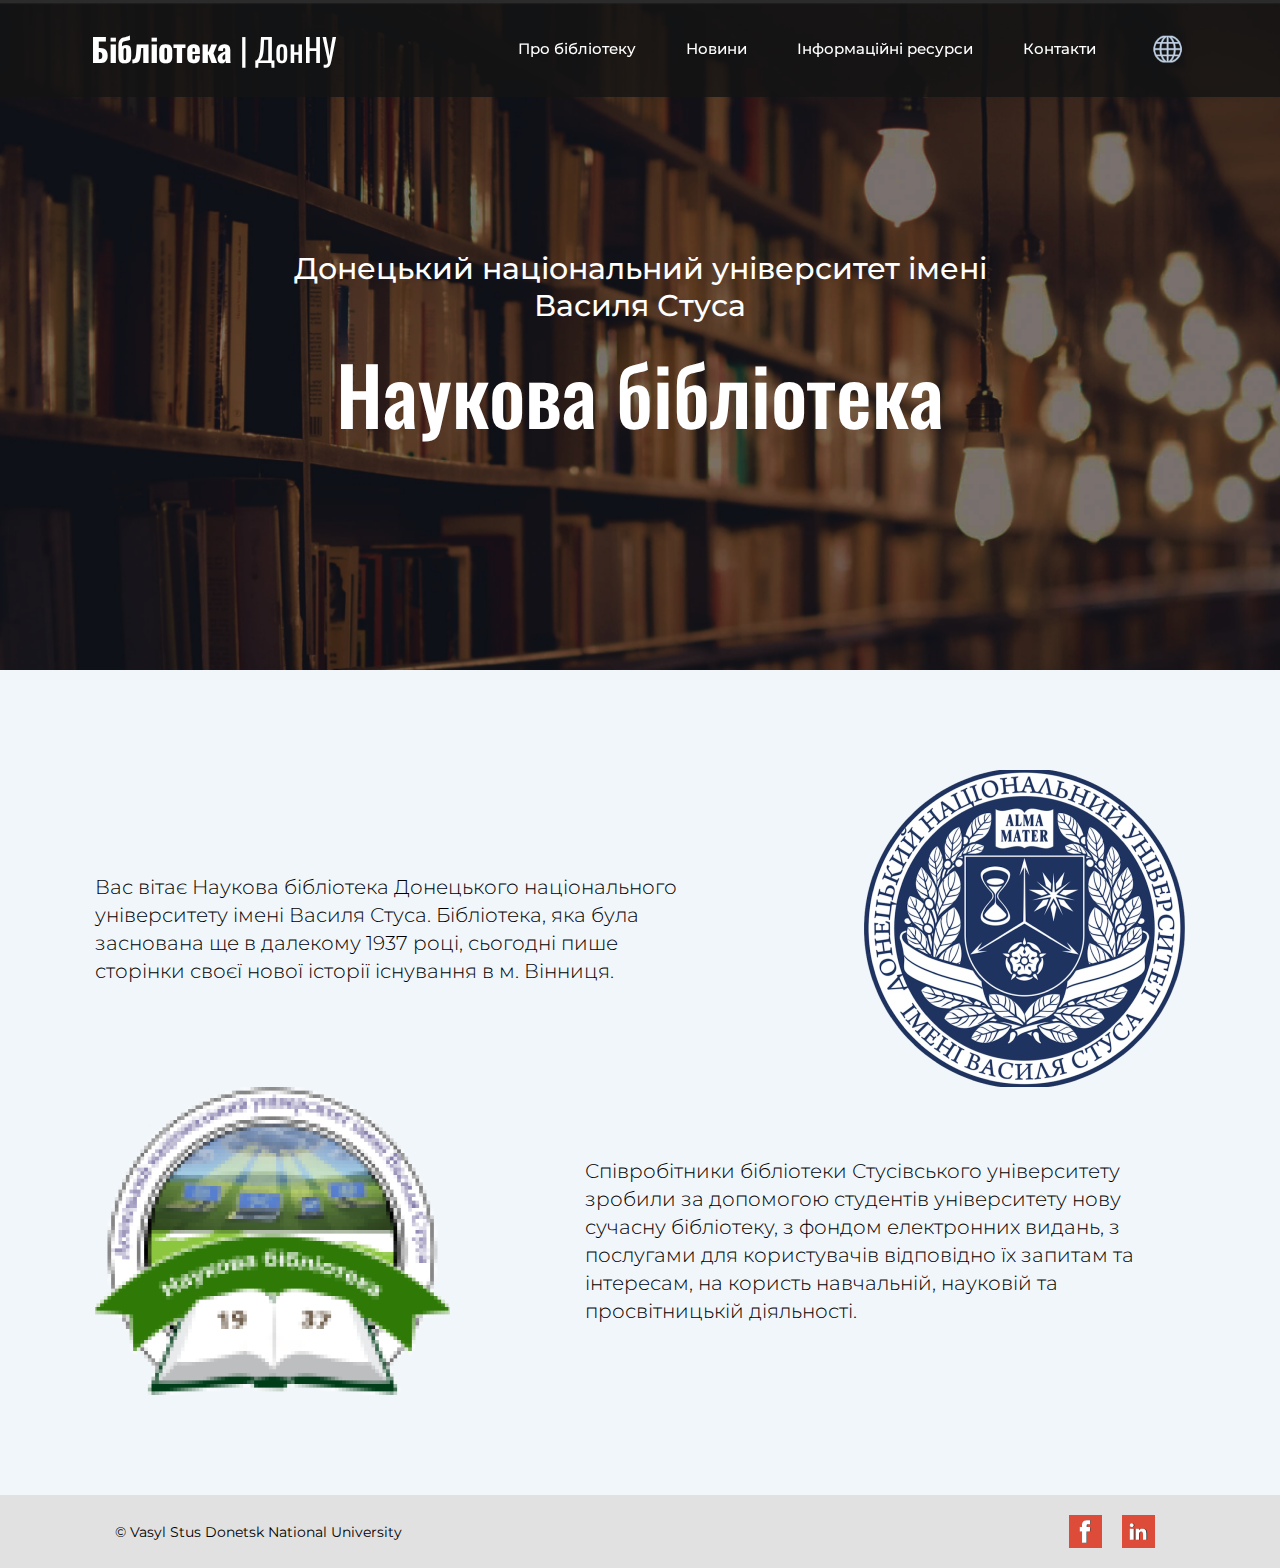
<file: index.html>
<!DOCTYPE html>
<html lang="en">
<head>
    <meta charset="UTF-8">
    <title>Title</title>
    <link rel="stylesheet" href="source/scss/style.css">
    <link rel="stylesheet" href="source/scss/owl.carousel.min.css">
    <link rel="stylesheet" href="source/scss/owl.theme.default.min.css">
    <link href="//db.onlinewebfonts.com/c/2596224269750e00c3ad5356299a3b9f?family=Ogg" rel="stylesheet" type="text/css"/>
    <meta name="viewport" content="width=device-width, initial-scale=1.0">
</head>
<body>
<header>
    <div class="header">
        <div class="header__bg">
            <div class="container">
            <div class="header__bg-line">
                    <a href="index.html"><div class="header__logo"> <h2><span>Бібліотека </span> | ДонНУ</h2></div></a>
                            <div class="header__burger">
                                <span> </span>
                            </div>
                     <nav class="header__menu">
                        <ul class="header__list">
                           <li><a href="about-library.html">Про бібліотеку</a></li>
                            <li><a href="news-library.html">Новини</a></li>
                            <li><a href="resource.html">Інформаційні ресурси</a></li>
                            <li><a href="contact-library.html">Контакти</a></li>
                            <li><a href="/"><img src="img/earth.png" alt=""></a></li>
                        </ul>
                    </nav>
                </div>
            </div>

            <div class="header__title">
                <h2 class="header__subtitle">Донецький національний університет імені Василя Стуса </h2>
                <h1 class="header__title"> Наукова бібліотека</h1>
            </div>
        </div>
    </div>
</header>

<main>
    <div class="main">
        <div class="container">
            <div class="main__body">
                <div class="main__hello">
                    <p class="main__text">Вас вітає Наукова бібліотека Донецького національного університету імені
                        Василя Стуса. Бібліотека, яка була заснована ще в далекому 1937 році, сьогодні пише сторінки
                        своєї нової історії існування в м. Вінниця. </p>
                    <img class="image-block" src="img/logo__univer.png" alt="">
                </div>

                <div class="main__about">
                    <img class="image-block" src="img/logo__library.png" alt="">
                    <p class="main__text">Співробітники бібліотеки Стусівського університету зробили за допомогою
                        студентів університету нову сучасну бібліотеку, з фондом електронних видань, з послугами для
                        користувачів відповідно їх запитам та інтересам, на користь навчальній, науковій та
                        просвітницькій діяльності.</p>
                </div>


            </div>
        </div>
    </div>
</main>


<footer>
    <div class="footer">
        <div class="container">
            <div class="footer__body">
                <p class="footer__copyright"> ©  Vasyl Stus Donetsk National University </p>
                
                <ul class="footer__soc">
                    <li><a href="/"> <img src="img/facebook.svg" alt="" width="33px" height="33px"></a></li>
                    <li><a href="/"> <img src="img/inst.svg " alt=""  width="33px" height="33px"></a></li>
                </ul>
                
            </div>
        </div>
    </div>
</footer>


<script src="source/js/jquery.js"></script>
<script src="source/js/owl.carousel.min.js">  </script>
<script src="source/js/script.js" ></script>

</body>
</html>
</file>
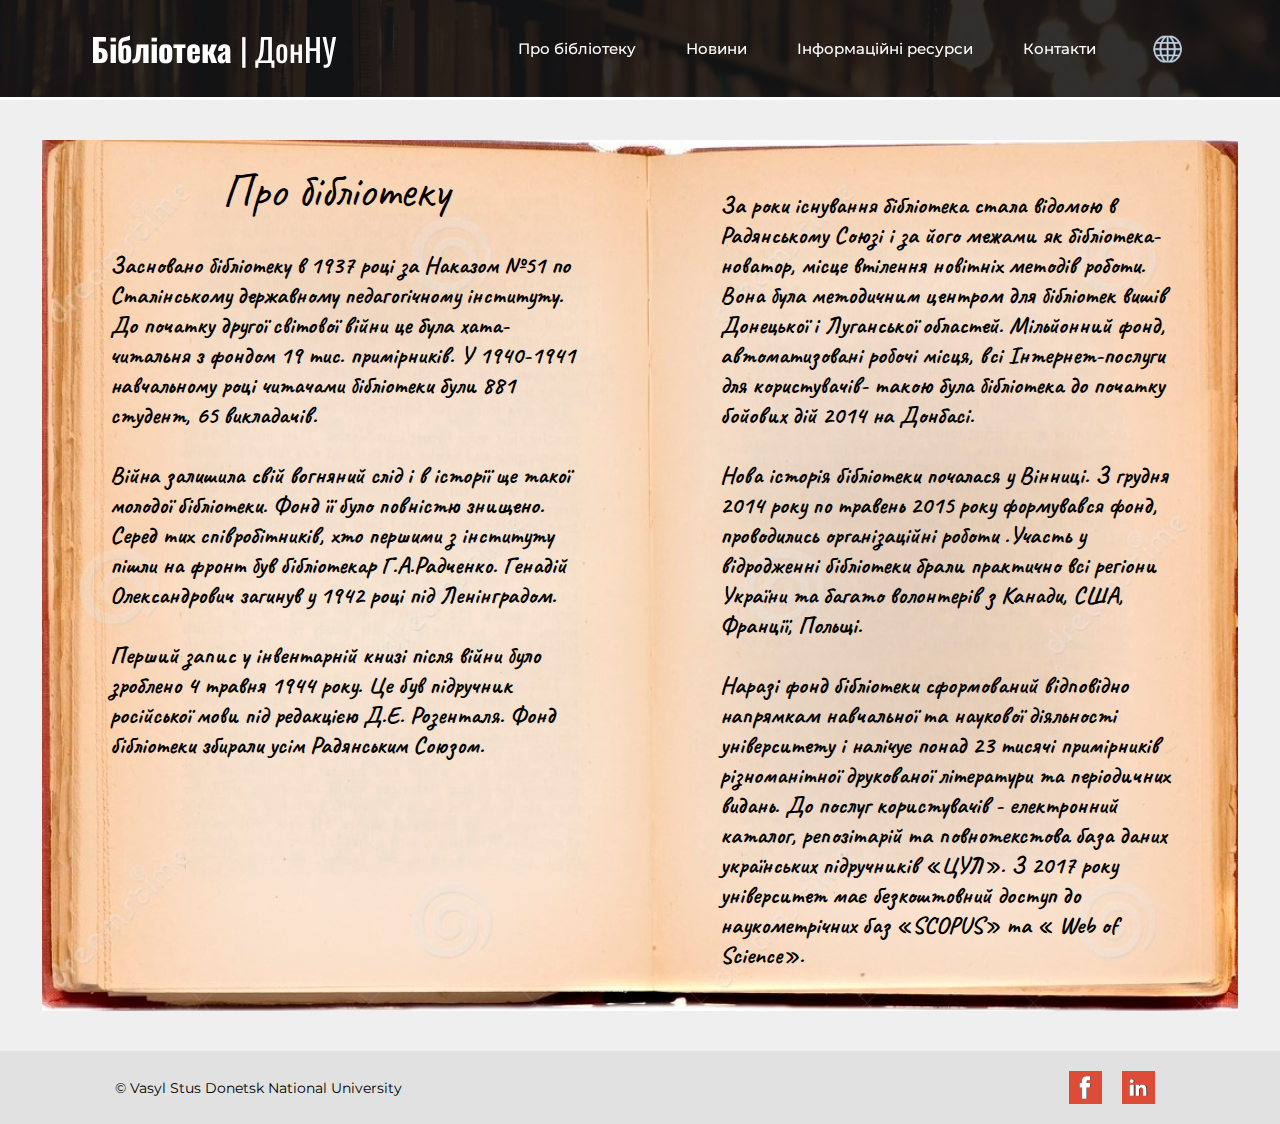
<file: about-library.html>
<!DOCTYPE html>
<html lang="en">
<head>
    <meta charset="UTF-8">
    <title>Title</title>
    <link rel="stylesheet" href="source/scss/about-library.css">
    <meta name="viewport" content="width=device-width, initial-scale=1.0">
</head>
<body>
<header>
    <div class="header">
        <div class="header__bg">
            <div class="container">
            <div class="header__bg-line">
                    <a href="index.html"><div class="header__logo"> <h2><span>Бібліотека </span> | ДонНУ</h2></div></a>
                            <div class="header__burger">
                                <span> </span>
                            </div>
                     <nav class="header__menu">
                        <ul class="header__list">
                           <li><a href="about-library.html">Про бібліотеку</a></li>
                            <li><a href="news-library.html">Новини</a></li>
                            <li><a href="resource.html">Інформаційні ресурси</a></li>
                            <li><a href="contact-library.html">Контакти</a></li>
                            <li><a href="/"><img src="img/earth.png" alt=""></a></li>
                        </ul>
                    </nav>
                </div>
            </div>
        </div>
    </div>
</header>


<main>
    <div class="main">
        <div class="main__bg">
            <div class="container">
                <div class="main__body">
                    <div class="main__page1">
                        <h2 class="main__title">Про бібліотеку</h2>
                         <p class="main__text">       Засновано бібліотеку в 1937 році за Наказом №51 по Сталінському державному педагогічному інституту. До початку другої світової війни це була хата-читальня з фондом 19 тис. примірників. У 1940-1941 навчальному році читачами бібліотеки були 881 студент, 65 викладачів. </p>
                    <p class="main__text">        Війна залишила свій вогняний слід і в історії ще такої молодої бібліотеки. Фонд її було повністю знищено. Серед тих співробітників, хто першими з інституту пішли на фронт був бібліотекар Г.А.Радченко. Генадій Олександрович загинув у 1942 році під Ленінградом.</p>
                        <p class="main__text">         Перший запис у інвентарній книзі після війни було зроблено 4 травня 1944 року. Це був підручник російської мови під редакцією Д.Е. Розенталя. Фонд бібліотеки збирали усім Радянським Союзом. </p>
                    </div>



                    <div class="main__page2">

                        <p class="main__text"> За роки існування бібліотека стала відомою в Радянському Союзі і за його межами як бібліотека- новатор, місце втілення новітніх методів роботи. Вона була методичним центром для бібліотек вишів Донецької і Луганської областей. Мільйонний фонд, автоматизовані робочі місця, всі Інтернет-послуги для користувачів- такою була бібліотека до початку бойових дій 2014 на Донбасі.</p>
                        <p class="main__text"> Нова історія бібліотеки почалася у Вінниці. З грудня 2014 року по травень 2015 року формувався фонд, проводились організаційні роботи .Участь у відродженні бібліотеки брали практично всі регіони України та багато волонтерів з Канади, США, Франції, Польщі. </p>
                        <p class="main__text"> Наразі фонд бібліотеки сформований відповідно напрямкам навчальної та наукової діяльності університету і налічує понад 23 тисячі примірників різноманітної друкованої літератури та періодичних видань. До послуг користувачів - електронний каталог, репозітарій та повнотекстова база даних українських підручників «ЦУЛ». З 2017 року університет має безкоштовний доступ до наукометрічних баз «SCOPUS» та « Web of Science».</p>


                    </div>
                </div>
            </div>
        </div>
    </div>
</main>



<footer>
    <div class="footer">
        <div class="container">
            <div class="footer__body">
                <p class="footer__copyright"> ©  Vasyl Stus Donetsk National University </p>
                
                <ul class="footer__soc">
                    <li><a href="/"> <img src="img/facebook.svg" alt="" width="33px" height="33px"></a></li>
                    <li><a href="/"> <img src="img/inst.svg " alt=""  width="33px" height="33px"></a></li>
                </ul>
                
            </div>
        </div>
    </div>
</footer>


<script src="source/js/jquery.js"></script>
<script src="source/js/owl.carousel.min.js">  </script>
<script src="source/js/script.js" ></script>

</body>
</html>
</file>
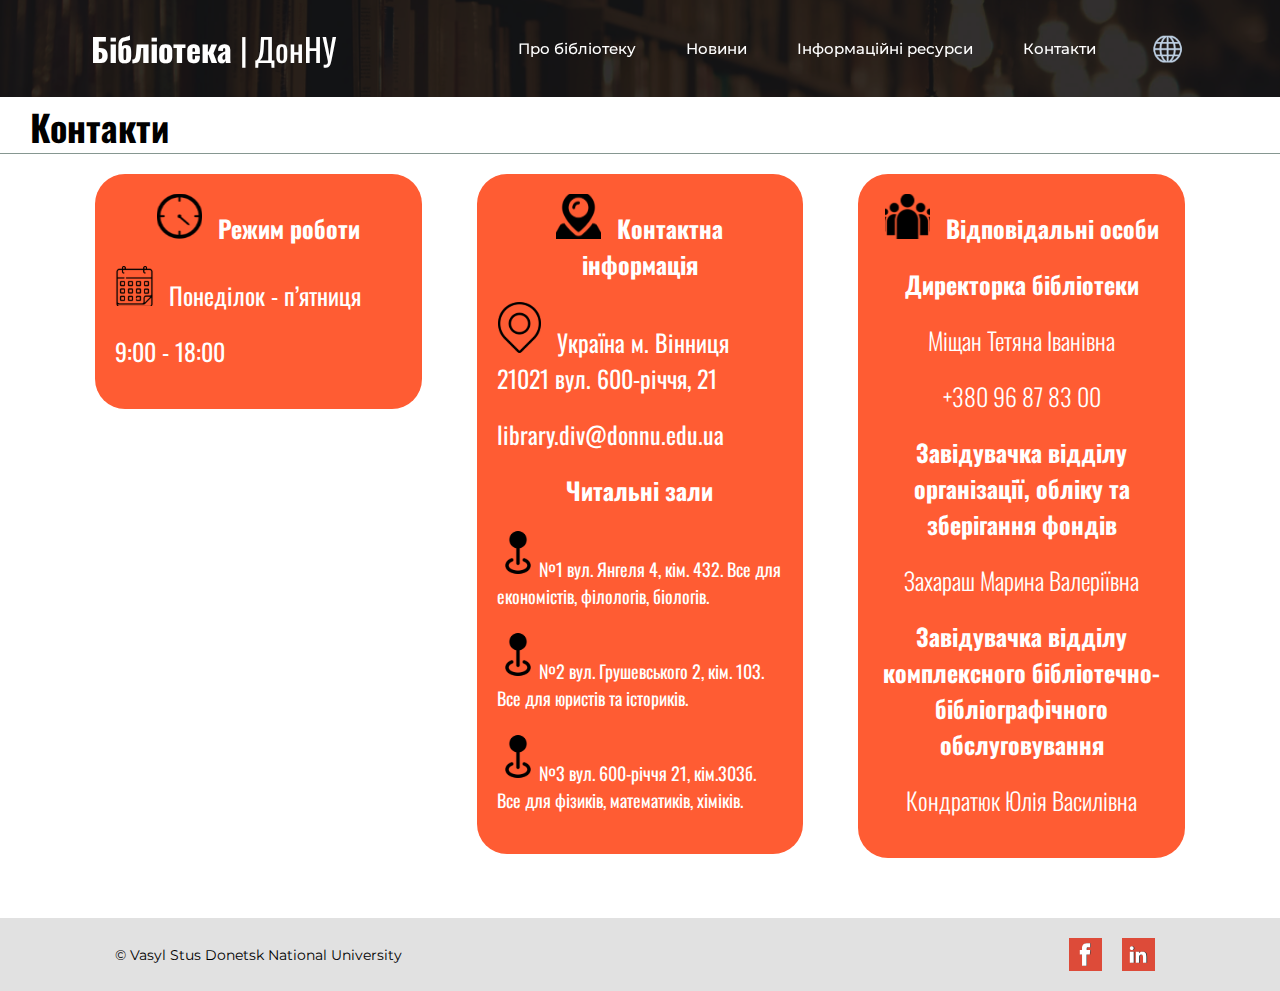
<file: contact-library.html>
<!DOCTYPE html>
<html lang="en">
<head>
    <meta charset="UTF-8">
    <title>Title</title>
    <link rel="stylesheet" href="source/scss/contact-library.css">
    <meta name="viewport" content="width=device-width, initial-scale=1.0">
</head>
<body>
<header>
    <div class="header">
        <div class="header__bg">
            <div class="container">
            <div class="header__bg-line">
                    <a href="index.html"><div class="header__logo"> <h2><span>Бібліотека </span> | ДонНУ</h2></div></a>
                            <div class="header__burger">
                                <span> </span>
                            </div>
                     <nav class="header__menu">
                        <ul class="header__list">
                           <li><a href="about-library.html">Про бібліотеку</a></li>
                            <li><a href="news-library.html">Новини</a></li>
                            <li><a href="resource.html">Інформаційні ресурси</a></li>
                            <li><a href="contact-library.html">Контакти</a></li>
                            <li><a href="/"><img src="img/earth.png" alt=""></a></li>
                        </ul>
                    </nav>
                </div>
            </div>
        </div>
    </div>
</header>

<main>
    <section class="contact">
        <div class="contact__logo"> Контакти</div>
        <div class="container">
            <div class="contact__body">
                <div class="contact__card card-contact">
                    <div class="card-contact">

                        <div class="card-contact__container-2">
                            <h2 class="card-contact__title title1"> Режим роботи</h2>
                            <p class="card-contact__graph-loc icon-calendar">Понеділок - п’ятниця </p>
                            <p class="card-contact__time">9:00 - 18:00 </p>
                        </div>
                    </div>

                    <div class="card-contact">

                        <div class="card-contact__container-2">
                            <h2 class="card-contact__title title2"> Контактна інформація</h2>
                            <p class="card-contact__graph-loc location">Україна м. Вінниця
                                21021 вул. 600-річчя, 21 </p>
                            <p class="card-contact__time"> library.div@donnu.edu.ua</p>

                            <h2 class="card-contact__title"> Читальні зали</h2>

                            <p class="card-contact__location3">№1   вул. Янгеля 4, кім. 432.
Все для економістів, філологів, біологів. </p>

                             <p class="card-contact__location3">№2   вул. Грушевського 2, кім. 103.
Все для юристів та істориків. </p>

                             <p class="card-contact__location3">№3    вул. 600-річчя 21, кім.303б.
Все для фізиків, математиків, хіміків. </p>

                        </div>
                    </div>

                    <div class="card-contact">


                        <div class="card-contact__container-2">
                            <h2 class="card-contact__title title3"> Відповідальні особи</h2>
                            <p class="card-contact__director">Директорка бібліотеки</p>

                            <p class="card-contact__text">Міщан Тетяна Іванівна </p>
                            <p class="card-contact__text">+380 96 87 83 00 </p>

                            <h2 class="card-contact__director">Завідувачка відділу організації, обліку та зберігання
                                фондів </h2>
                            <p class="card-contact__text">Захараш Марина Валеріївна </p>

                              <h2 class="card-contact__director"> Завідувачка відділу комплексного бібліотечно-бібліографічного обслуговування</h2>
                            <p class="card-contact__text">Кондратюк Юлія Василівна </p>
                        </div>

                    </div>
                </div>
            </div>
        </div>
    </section>
</main>

<footer>
    <div class="footer">
        <div class="container">
            <div class="footer__body">
                <p class="footer__copyright"> ©  Vasyl Stus Donetsk National University </p>

                <ul class="footer__soc">
                    <li><a href="/"> <img src="img/facebook.svg" alt="" width="33px" height="33px"></a></li>
                    <li><a href="/"> <img src="img/inst.svg " alt=""  width="33px" height="33px"></a></li>
                </ul>

            </div>
        </div>
    </div>
</footer>


<script src="source/js/jquery.js"></script>
<script src="source/js/owl.carousel.min.js">  </script>
<script src="source/js/script.js" ></script>

</body>
</html>
</file>
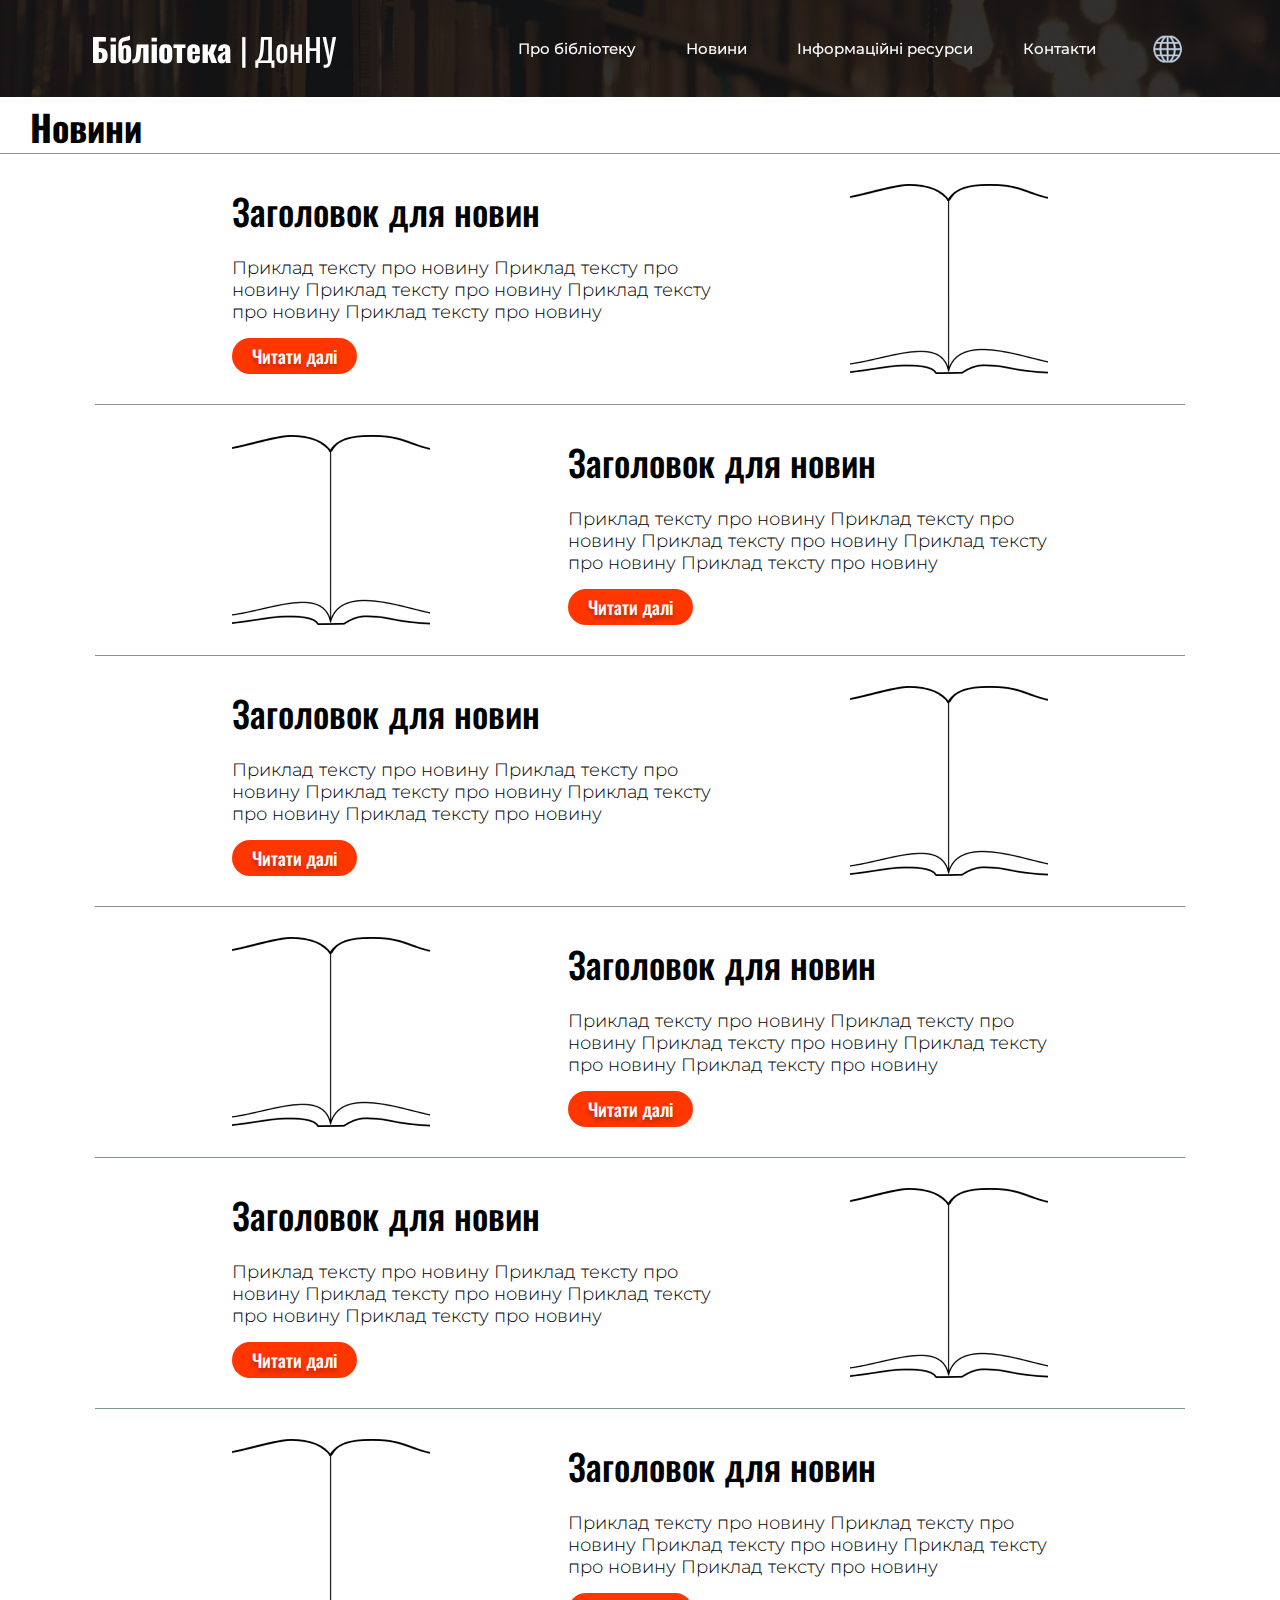
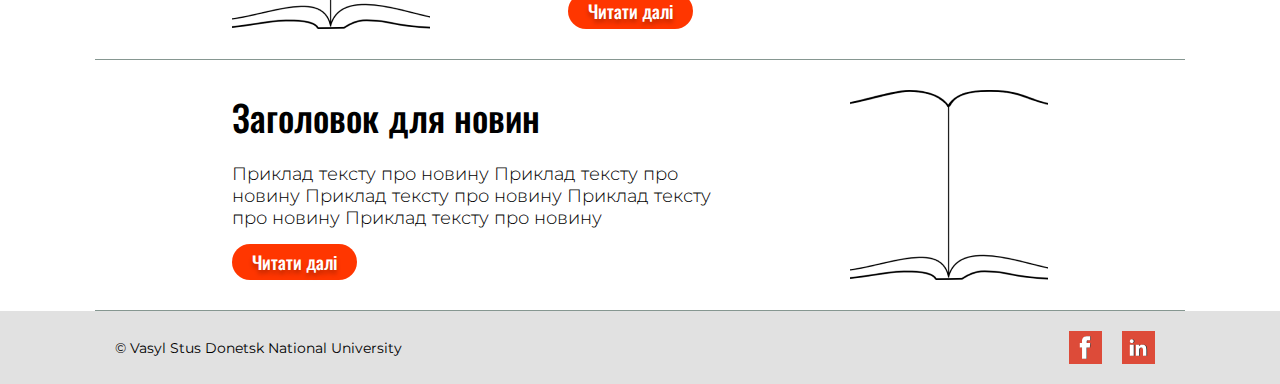
<file: news-library.html>
<!DOCTYPE html>
<html lang="en">
<head>
    <meta charset="UTF-8">
    <title>Title</title>
    <link rel="stylesheet" href="source/scss/news-library.css">
    <meta name="viewport" content="width=device-width, initial-scale=1.0">
</head>
<body>
<header>
    <div class="header">
        <div class="header__bg">
            <div class="container">
            <div class="header__bg-line">
                    <a href="index.html"><div class="header__logo"> <h2><span>Бібліотека </span> | ДонНУ</h2></div></a>
                            <div class="header__burger">
                                <span> </span>
                            </div>
                     <nav class="header__menu">
                        <ul class="header__list">
                           <li><a href="about-library.html">Про бібліотеку</a></li>
                            <li><a href="news-library.html">Новини</a></li>
                            <li><a href="resource.html">Інформаційні ресурси</a></li>
                            <li><a href="contact-library.html">Контакти</a></li>
                            <li><a href="/"><img src="img/earth.png" alt=""></a></li>
                        </ul>
                    </nav>
                </div>
            </div>
        </div>
    </div>
</header>

<main>
    <section class="news">
        <div class="news__logo"> Новини </div>
        <div class="container">


        <div class="news__container">
            <div class="news__card card-news">
                <div class="card-news__body">
                    <h2 class="card-news__title">Заголовок для новин</h2>
                    <p class="card-news__text">Приклад тексту про новину Приклад тексту про новину Приклад тексту про новину Приклад тексту про новину Приклад тексту про новину</p>
                    <div class="card-news__button"><a href="/">Читати далі</a></div>
                </div>
                <img src="img/news-foto.png" alt="" class="card-news__image" width="198" height="190">
            </div>

            <div class="news__card card-news">
                <div class="card-news__body">
                    <h2 class="card-news__title">Заголовок для новин</h2>
                    <p class="card-news__text">Приклад тексту про новину Приклад тексту про новину Приклад тексту про новину Приклад тексту про новину Приклад тексту про новину</p>
                    <div class="card-news__button"><a href="/">Читати далі</a></div>
                </div>
                <img src="img/news-foto.png" alt="" class="card-news__image" width="198" height="190">
            </div>

            <div class="news__card card-news">
                <div class="card-news__body">
                    <h2 class="card-news__title">Заголовок для новин</h2>
                    <p class="card-news__text">Приклад тексту про новину Приклад тексту про новину Приклад тексту про новину Приклад тексту про новину Приклад тексту про новину</p>
                    <div class="card-news__button"><a href="/">Читати далі</a></div>
                </div>
                <img src="img/news-foto.png" alt="" class="card-news__image" width="198" height="190">
            </div>

            <div class="news__card card-news">
                <div class="card-news__body">
                    <h2 class="card-news__title">Заголовок для новин</h2>
                    <p class="card-news__text">Приклад тексту про новину Приклад тексту про новину Приклад тексту про новину Приклад тексту про новину Приклад тексту про новину</p>
                    <div class="card-news__button"><a href="/">Читати далі</a></div>
                </div>
                <img src="img/news-foto.png" alt="" class="card-news__image" width="198" height="190">
            </div>

            <div class="news__card card-news">
                <div class="card-news__body">
                    <h2 class="card-news__title">Заголовок для новин</h2>
                    <p class="card-news__text">Приклад тексту про новину Приклад тексту про новину Приклад тексту про новину Приклад тексту про новину Приклад тексту про новину</p>
                    <div class="card-news__button"><a href="/">Читати далі</a></div>
                </div>
                <img src="img/news-foto.png" alt="" class="card-news__image" width="198" height="190">
            </div>

            <div class="news__card card-news">
                <div class="card-news__body">
                    <h2 class="card-news__title">Заголовок для новин</h2>
                    <p class="card-news__text">Приклад тексту про новину Приклад тексту про новину Приклад тексту про новину Приклад тексту про новину Приклад тексту про новину</p>
                    <div class="card-news__button"><a href="/">Читати далі</a></div>
                </div>
                <img src="img/news-foto.png" alt="" class="card-news__image" width="198" height="190">
            </div>

            <div class="news__card card-news">
                <div class="card-news__body">
                    <h2 class="card-news__title">Заголовок для новин</h2>
                    <p class="card-news__text">Приклад тексту про новину Приклад тексту про новину Приклад тексту про новину Приклад тексту про новину Приклад тексту про новину</p>
                    <div class="card-news__button"><a href="/">Читати далі</a></div>
                </div>
                <img src="img/news-foto.png" alt="" class="card-news__image" width="198" height="190">
            </div>
</div>
</div>
    </section>
</main>

<footer>
    <div class="footer">
        <div class="container">
            <div class="footer__body">
                <p class="footer__copyright"> ©  Vasyl Stus Donetsk National University </p>

                <ul class="footer__soc">
                    <li><a href="/"> <img src="img/facebook.svg" alt="" width="33px" height="33px"></a></li>
                    <li><a href="/"> <img src="img/inst.svg " alt=""  width="33px" height="33px"></a></li>
                </ul>

            </div>
        </div>
    </div>
</footer>


<script src="source/js/jquery.js"></script>
<script src="source/js/owl.carousel.min.js">  </script>
<script src="source/js/script.js" ></script>

</body>
</html>
</file>
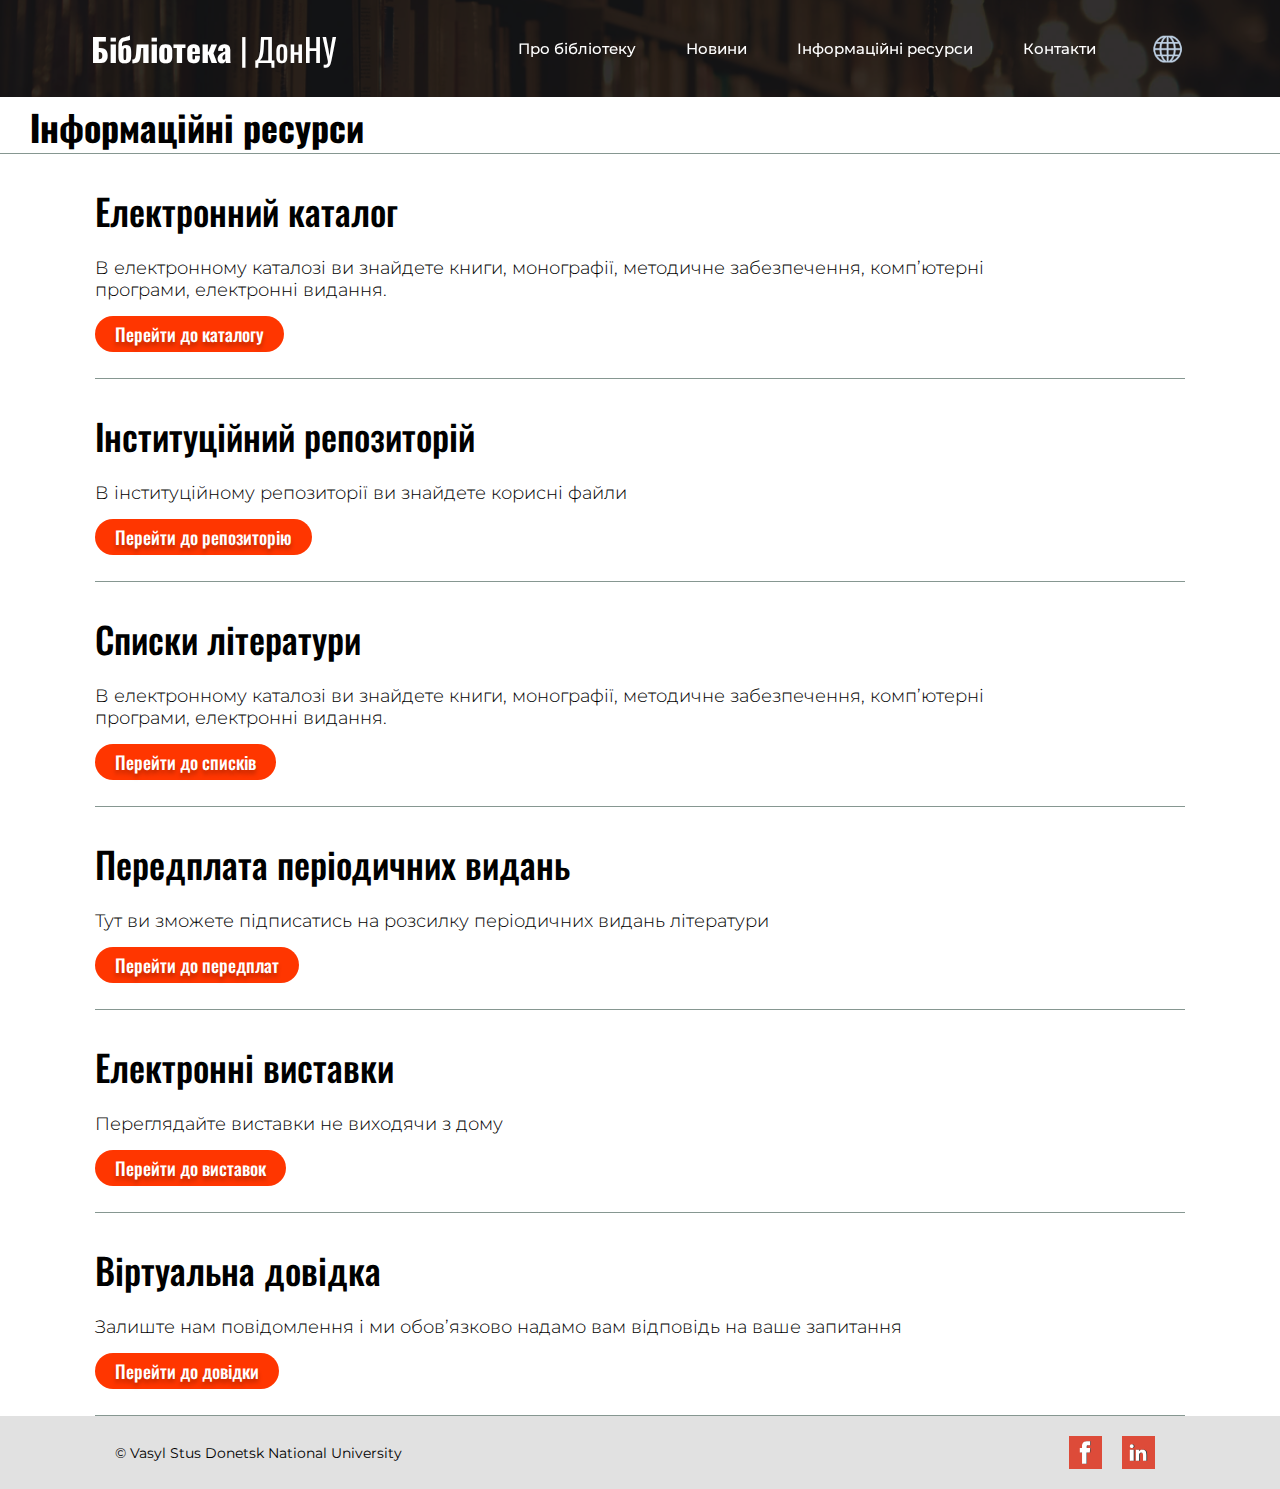
<file: resource.html>
<!DOCTYPE html>
<html lang="en">
<head>
    <meta charset="UTF-8">
    <title>Title</title>
    <link rel="stylesheet" href="source/scss/resource.css">
    <meta name="viewport" content="width=device-width, initial-scale=1.0">
</head>
<body>
<header>
    <div class="header">
        <div class="header__bg">
            <div class="container">
            <div class="header__bg-line">
                    <a href="index.html"><div class="header__logo"> <h2><span>Бібліотека </span> | ДонНУ</h2></div></a>
                            <div class="header__burger">
                                <span> </span>
                            </div>
                     <nav class="header__menu">
                        <ul class="header__list">
                           <li><a href="about-library.html">Про бібліотеку</a></li>
                            <li><a href="news-library.html">Новини</a></li>
                            <li><a href="resource.html">Інформаційні ресурси</a></li>
                            <li><a href="contact-library.html">Контакти</a></li>
                            <li><a href="/"><img src="img/earth.png" alt=""></a></li>
                        </ul>
                    </nav>
                </div>
            </div>
        </div>
    </div>
</header>

<main>
    <section class="news">
        <div class="news__logo"> Інформаційні ресурси </div>
        <div class="container">


        <div class="news__container">
            <div class="news__card card-news">
                <div class="card-news__body">
                    <h2 class="card-news__title">Електронний каталог</h2>
                    <p class="card-news__text">В електронному каталозі ви знайдете книги, монографії, методичне забезпечення, комп’ютерні програми, електронні видання.</p>
                    <div class="card-news__button"><a href="/">Перейти до каталогу</a></div>
                </div>

            </div>

            <div class="news__card card-news">
                <div class="card-news__body">
                    <h2 class="card-news__title">Інституційний репозиторій</h2>
                    <p class="card-news__text">В інституційному репозиторії ви знайдете корисні файли</p>
                    <div class="card-news__button"><a href="/">Перейти до репозиторію</a></div>
                </div>

            </div>

            <div class="news__card card-news">
                <div class="card-news__body">
                    <h2 class="card-news__title">Списки літератури</h2>
                    <p class="card-news__text">В електронному каталозі ви знайдете книги, монографії, методичне забезпечення, комп’ютерні програми, електронні видання.</p>
                    <div class="card-news__button"><a href="/">Перейти до списків</a></div>
                </div>

            </div>

            <div class="news__card card-news">
                <div class="card-news__body">
                    <h2 class="card-news__title">Передплата періодичних видань</h2>
                    <p class="card-news__text">Тут ви зможете підписатись на розсилку періодичних видань літератури</p>
                    <div class="card-news__button"><a href="/">Перейти до передплат</a></div>
                </div>

            </div>

            <div class="news__card card-news">
                <div class="card-news__body">
                    <h2 class="card-news__title">Електронні виставки</h2>
                    <p class="card-news__text">Переглядайте виставки не виходячи з дому</p>
                    <div class="card-news__button"><a href="/">Перейти до виставок</a></div>
                </div>

            </div>


            <div class="news__card card-news">
                <div class="card-news__body">
                    <h2 class="card-news__title">Віртуальна довідка</h2>
                    <p class="card-news__text">Залиште нам повідомлення і ми обов’язково надамо вам відповідь на ваше запитання</p>
                    <div class="card-news__button"><a href="/">Перейти до довідки</a></div>
                </div>

            </div>
</div>
</div>
    </section>
</main>

<footer>
    <div class="footer">
        <div class="container">
            <div class="footer__body">
                <p class="footer__copyright"> ©  Vasyl Stus Donetsk National University </p>

                <ul class="footer__soc">
                    <li><a href="/"> <img src="img/facebook.svg" alt="" width="33px" height="33px"></a></li>
                    <li><a href="/"> <img src="img/inst.svg " alt=""  width="33px" height="33px"></a></li>
                </ul>

            </div>
        </div>
    </div>
</footer>


<script src="source/js/jquery.js"></script>
<script src="source/js/owl.carousel.min.js">  </script>
<script src="source/js/script.js" ></script>

</body>
</html>
</file>
<file: source/scss/style.css>
@import url("https://fonts.googleapis.com/css2?family=Montserrat:wght@300;700&display=swap");
@import url("https://fonts.googleapis.com/css2?family=Oswald:wght@400;700&display=swap");
* {
  padding: 0;
  margin: 0;
  border: 0;
}

*, *:before, *:after {
  box-sizing: border-box;
}

:focus, :active {
  outline: none;
}

a:focus, a:active {
  outline: none;
}

nav, footer, header, aside {
  display: block;
}

html, body {
  height: 100%;
  width: 100%;
  font-size: 100%;
  line-height: 1;
  font-size: 14px;
  -ms-text-size-adjust: 100%;
  -moz-text-size-adjust: 100%;
  -webkit-text-size-adjust: 100%;
}

input, button, textarea {
  font-family: inherit;
}

input::-ms-clear {
  display: none;
}

button {
  cursor: pointer;
}

button::-moz-focus-inner {
  padding: 0;
  border: 0;
}

a, a:visited {
  text-decoration: none;
}

a:hover {
  text-decoration: none;
}

ul li {
  list-style: none;
}

img {
  vertical-align: top;
}

h1, h2, h3, h4, h5, h6 {
  font-size: inherit;
  font-weight: 400;
}

body {
  font-family: "Montserrat", sans-serif;
}

.container {
  max-width: 1130px;
  width: 100%;
  margin: 0 auto;
  padding: 0 20px;
}

.header__bg-line {
  position: fixed;
  width: 100%;
  top: 0;
  left: 0;
  z-index: 2;
  display: flex;
  justify-content: space-evenly;
  align-items: center;
  padding: 25px;
  margin-bottom: 120px;
}
.header .header__bg {
  background: url("../../img/library-bg.png") center/cover no-repeat;
  margin: 0 auto;
  height: 670px;
  z-index: -2;
}
.header__menu {
  display: flex;
  justify-content: space-evenly;
  align-items: center;
}
.header .header__bg-line:before {
  content: "";
  position: absolute;
  height: 100%;
  width: 100%;
  top: 0;
  left: 0;
  background-color: rgba(20, 20, 20, 0.8);
  z-index: -2;
}
.header__list {
  display: flex;
  align-items: center;
}
.header__list li {
  padding: 0 0 0 50px;
}
.header__list a {
  font-family: Montserrat, sans-serif;
  font-style: normal;
  font-weight: 500;
  font-size: 15px;
  line-height: 18px;
  color: #FFFFFF;
}
.header__list img {
  transform: scale(0.7);
}
.header__logo h2 {
  font-family: "Oswald", sans-serif;
  font-style: normal;
  font-weight: 400;
  font-size: 32px;
  line-height: 47px;
  color: #FFFFFF;
}
.header__logo h2 span {
  font-weight: 700;
}
.header__title {
  max-width: 720px;
  margin: 0 auto;
}
.header__title h2 {
  font-family: Montserrat, sans-serif;
  font-style: normal;
  font-weight: 500;
  font-size: 30px;
  line-height: 37px;
  text-align: center;
  color: #FFFFFF;
  padding-top: 250px;
}
.header__title h1 {
  font-family: Oswald, sans-serif;
  font-style: normal;
  font-weight: 500;
  font-size: 80px;
  line-height: 119px;
  text-align: center;
  color: #FFFFFF;
  padding-top: 10px;
}

.main {
  padding: 100px 0;
  background: #F1F6FA;
}
.main__text {
  max-width: 600px;
  font-family: Montserrat, sans-serif;
  font-style: normal;
  font-weight: 300;
  font-size: 20px;
  line-height: 140%;
}
.main__hello {
  display: flex;
  align-items: center;
  justify-content: space-between;
  flex-wrap: wrap;
}
.main .image__adaptiv img {
  display: none;
}
.main__about {
  display: flex;
  align-items: center;
  justify-content: space-between;
  flex-wrap: wrap;
}

.footer {
  background-color: rgba(196, 196, 196, 0.5);
}
.footer__body {
  padding: 20px;
  display: flex;
  align-items: center;
  justify-content: space-between;
}
.footer__soc {
  display: flex;
}
.footer__soc img {
  margin: 0 10px;
}

@media (max-width: 960px) {
  .header__title h1 {
    font-size: 55px;
  }

  main img.image-block {
    display: none;
  }
  main__hello {
    transform: scale(0.8);
  }
  main__about {
    transform: scale(0.8);
  }
  main p {
    margin: 0 auto;
    text-align: center;
    padding: 10px 0;
  }
}
@media (max-width: 768px) {
  .header__title h1 {
    font-size: 40px;
  }
  .header__title h2 {
    max-width: 550px;
    margin: 0 auto;
    font-size: 25px;
    padding: 220px 0 0 0;
  }

  .main {
    padding: 20px 0;
  }
  .main__hello {
    transform: scale(0.8);
  }
  .main__hello img.image-block {
    display: none;
  }
  .main__about {
    transform: scale(0.8);
  }
  .main p {
    font-size: 20px;
    margin: 0 auto;
    text-align: center;
    padding: 10px 0;
  }

  .header__burger {
    display: block;
    position: relative;
    width: 30px;
    height: 20px;
  }

  .header__burger:before,
.header__burger:after {
    content: "";
    background-color: #FFFFFF;
    position: absolute;
    width: 100%;
    height: 2px;
    left: 0;
    z-index: 4;
    transition: all 0.3s ease 0s;
  }

  .header__burger:before {
    top: 0;
  }

  .header__burger:after {
    bottom: 0;
  }

  .header__burger span {
    position: absolute;
    background-color: #FFFFFF;
    left: 0;
    width: 100%;
    height: 2px;
    top: 9px;
    z-index: 4;
  }

  .header__menu {
    position: fixed;
    top: 0;
    left: -100%;
    width: 100%;
    height: 100%;
    background-color: #ff5c33;
    transition: 0.3s;
    opacity: 1;
  }

  .header__burger.active:before {
    transform: rotate(45deg);
    top: 9px;
  }

  .header__burger.active:after {
    transform: rotate(-45deg);
    bottom: 9px;
  }

  .header__burger.active span {
    transform: scale(0);
  }

  .header__menu.active {
    left: 0;
  }

  .header__list {
    display: flex;
    flex-direction: column;
  }
  .header__list li {
    display: block;
    padding: 20px 0;
  }

  body.lock {
    overflow: hidden;
  }
}
</file>
<file: source/scss/about-library.css>
@import url("https://fonts.googleapis.com/css2?family=Montserrat:wght@300;700&display=swap");
@import url("https://fonts.googleapis.com/css2?family=Oswald:wght@400;700&display=swap");
@import url("https://fonts.googleapis.com/css2?family=Caveat:wght@400;700&display=swap");
* {
  padding: 0;
  margin: 0;
  border: 0;
}

*, *:before, *:after {
  box-sizing: border-box;
}

:focus, :active {
  outline: none;
}

a:focus, a:active {
  outline: none;
}

nav, footer, header, aside {
  display: block;
}

html, body {
  height: 100%;
  width: 100%;
  font-size: 100%;
  line-height: 1;
  font-size: 14px;
  -ms-text-size-adjust: 100%;
  -moz-text-size-adjust: 100%;
  -webkit-text-size-adjust: 100%;
}

input, button, textarea {
  font-family: inherit;
}

input::-ms-clear {
  display: none;
}

button {
  cursor: pointer;
}

button::-moz-focus-inner {
  padding: 0;
  border: 0;
}

a, a:visited {
  text-decoration: none;
}

a:hover {
  text-decoration: none;
}

ul li {
  list-style: none;
}

img {
  vertical-align: top;
}

h1, h2, h3, h4, h5, h6 {
  font-size: inherit;
  font-weight: 400;
}

body {
  font-family: "Montserrat", sans-serif;
}

.container {
  max-width: 1130px;
  width: 100%;
  margin: 0 auto;
  padding: 0 20px;
}

.header {
  padding-bottom: 100px;
}
.header__bg-line {
  position: fixed;
  width: 100%;
  top: 0;
  left: 0;
  z-index: 2;
  display: flex;
  justify-content: space-evenly;
  align-items: center;
  padding: 25px;
  margin-bottom: 120px;
  background: url("../../img/library-bg.png") center/cover no-repeat;
}
.header .header__bg-line:before {
  content: "";
  position: absolute;
  height: 100%;
  width: 100%;
  top: 0;
  left: 0;
  background-color: rgba(20, 20, 20, 0.7);
  z-index: -2;
}
.header .header__bg {
  background: url("../../img/library-bg.png") center/cover no-repeat;
  margin: 0 auto;
}
.header__menu {
  display: flex;
  justify-content: space-evenly;
  align-items: center;
}
.header__list {
  display: flex;
  align-items: center;
}
.header__list li {
  padding: 0 0 0 50px;
}
.header__list a {
  font-family: Montserrat, sans-serif;
  font-style: normal;
  font-weight: 500;
  font-size: 15px;
  line-height: 18px;
  color: #FFFFFF;
}
.header__list img {
  transform: scale(0.7);
}
.header__logo h2 {
  font-family: "Oswald", sans-serif;
  font-style: normal;
  font-weight: 400;
  font-size: 32px;
  line-height: 47px;
  color: #FFFFFF;
}
.header__logo h2 span {
  font-weight: 700;
}

.main {
  padding: 40px 10px;
  background-color: #efefef;
}
.main__body {
  display: flex;
  justify-content: space-between;
}
.main__bg {
  background: url("../../img/bg-about.png") center no-repeat;
  height: 871px;
}
.main__page1, .main .main__page2 {
  display: flex;
  flex-direction: column;
  align-items: center;
  padding: 20px 0;
}
.main h2 {
  font-family: Caveat, cursive;
  font-style: normal;
  font-weight: normal;
  font-size: 48px;
  line-height: 60px;
}
.main__text {
  font-family: Caveat, cursive;
  font-style: normal;
  font-weight: bold;
  font-size: 24px;
  line-height: 30px;
  max-width: 480px;
  padding: 30px 0 0 15px;
}

.footer {
  background-color: rgba(196, 196, 196, 0.5);
}
.footer__body {
  padding: 20px;
  display: flex;
  align-items: center;
  justify-content: space-between;
}
.footer__soc {
  display: flex;
}
.footer__soc img {
  margin: 0 10px;
}

@media (max-width: 960px) {
  .main__text {
    font-size: 19px;
    padding: 3px 20px;
  }
}
@media (max-width: 960px) and (max-width: 768px) {
  .main__text {
    font-size: 25px;
    padding: 5px 20px;
  }

  .main {
    padding: 0;
  }
  .main .container {
    padding: 0;
  }
  .main__bg {
    background: url("../../img/adaptib__about.jpg") center/cover no-repeat;
    height: 1500px;
  }
  .main__body {
    flex-wrap: wrap;
    justify-content: center;
  }
  .main__body h2 {
    padding-top: 30px;
  }

  .header__burger {
    display: block;
    position: relative;
    width: 30px;
    height: 20px;
  }

  .header__burger:before,
.header__burger:after {
    content: "";
    background-color: #ff3600;
    position: absolute;
    width: 100%;
    height: 2px;
    left: 0;
    z-index: 4;
    transition: all 0.3s ease 0s;
  }

  .header__burger:before {
    top: 0;
  }

  .header__burger:after {
    bottom: 0;
  }

  .header__burger span {
    position: absolute;
    background-color: #ff3600;
    left: 0;
    width: 100%;
    height: 2px;
    top: 9px;
    z-index: 4;
  }

  .header__menu {
    position: fixed;
    top: 0;
    left: -100%;
    width: 100%;
    height: 100%;
    background-color: #ff5c33;
    transition: 0.3s;
    opacity: 1;
  }

  .header__burger.active:before {
    transform: rotate(45deg);
    top: 9px;
  }

  .header__burger.active:after {
    transform: rotate(-45deg);
    bottom: 9px;
  }

  .header__burger.active span {
    transform: scale(0);
  }

  .header__menu.active {
    left: 0;
  }

  .header__list {
    display: flex;
    flex-direction: column;
  }
  .header__list li {
    padding: 20px 0;
  }

  body.lock {
    overflow: hidden;
  }
}
@media (max-width: 450px) {
  .main__bg {
    background: url("../../img/adaptib__about.jpg") center/cover no-repeat;
    height: 1800px;
  }
}
@media (max-width: 394px) {
  .main__bg {
    background: url("../../img/adaptib__about.jpg") center/cover no-repeat;
    height: 2300px;
  }
}
</file>
<file: source/scss/contact-library.css>
@import url("https://fonts.googleapis.com/css2?family=Montserrat:wght@300;700&display=swap");
@import url("https://fonts.googleapis.com/css2?family=Oswald:wght@400;700&display=swap");
* {
  padding: 0;
  margin: 0;
  border: 0;
}

*, *:before, *:after {
  box-sizing: border-box;
}

:focus, :active {
  outline: none;
}

a:focus, a:active {
  outline: none;
}

nav, footer, header, aside {
  display: block;
}

html, body {
  height: 100%;
  width: 100%;
  font-size: 100%;
  line-height: 1;
  font-size: 14px;
  -ms-text-size-adjust: 100%;
  -moz-text-size-adjust: 100%;
  -webkit-text-size-adjust: 100%;
}

input, button, textarea {
  font-family: inherit;
}

input::-ms-clear {
  display: none;
}

button {
  cursor: pointer;
}

button::-moz-focus-inner {
  padding: 0;
  border: 0;
}

a, a:visited {
  text-decoration: none;
}

a:hover {
  text-decoration: none;
}

ul li {
  list-style: none;
}

img {
  vertical-align: top;
}

h1, h2, h3, h4, h5, h6 {
  font-size: inherit;
  font-weight: 400;
}

body {
  font-family: "Montserrat", sans-serif;
}

.container {
  max-width: 1130px;
  width: 100%;
  margin: 0 auto;
  padding: 0 20px;
}

.header {
  padding-bottom: 100px;
}
.header__bg-line {
  position: fixed;
  width: 100%;
  top: 0;
  left: 0;
  z-index: 2;
  display: flex;
  justify-content: space-evenly;
  align-items: center;
  padding: 25px;
  margin-bottom: 120px;
  background: url("../../img/library-bg.png") center/cover no-repeat;
}
.header .header__bg-line:before {
  content: "";
  position: absolute;
  height: 100%;
  width: 100%;
  top: 0;
  left: 0;
  background-color: rgba(20, 20, 20, 0.7);
  z-index: -2;
}
.header .header__bg {
  background: url("../../img/library-bg.png") center/cover no-repeat;
  margin: 0 auto;
}
.header__menu {
  display: flex;
  justify-content: space-evenly;
  align-items: center;
}
.header__list {
  display: flex;
  align-items: center;
}
.header__list li {
  padding: 0 0 0 50px;
}
.header__list a {
  font-family: Montserrat, sans-serif;
  font-style: normal;
  font-weight: 500;
  font-size: 15px;
  line-height: 18px;
  color: #FFFFFF;
}
.header__list img {
  transform: scale(0.7);
}
.header__logo h2 {
  font-family: "Oswald", sans-serif;
  font-style: normal;
  font-weight: 400;
  font-size: 32px;
  line-height: 47px;
  color: #FFFFFF;
}
.header__logo h2 span {
  font-weight: 700;
}

.contact__logo {
  font-family: Oswald, sans-serif;
  font-weight: bold;
  font-size: 36px;
  line-height: 53px;
  color: #000000;
  border-bottom: 1px solid #869791;
  padding-left: 30px;
}
.contact__card {
  margin-top: 20px;
  display: grid;
  grid-template-columns: repeat(3, 1fr);
  grid-gap: 55px;
}
.contact .card-contact {
  color: #FFFFFF;
  justify-content: center;
  padding-bottom: 30px;
}
.contact .card-contact__text {
  font-family: Oswald, sans-serif;
  font-style: normal;
  font-weight: 300;
  font-size: 24px;
  line-height: 36px;
  padding-bottom: 20px;
  text-align: center;
}
.contact .card-contact .card-contact__container-2 {
  background-color: #ff5c33;
  padding: 20px;
  border-radius: 30px;
}
.contact .card-contact img {
  margin-right: 15px;
  margin-top: -10px;
}
.contact .card-contact__title {
  font-family: Oswald, sans-serif;
  font-style: normal;
  font-weight: bold;
  font-size: 24px;
  line-height: 36px;
  padding-bottom: 20px;
  max-width: 400px;
  text-align: center;
}
.contact .card-contact__graph-loc {
  font-family: Oswald, sans-serif;
  font-style: normal;
  font-weight: normal;
  font-size: 24px;
  line-height: 36px;
  padding-bottom: 20px;
  max-width: 300px;
}
.contact .card-contact__time {
  font-family: Oswald, sans-serif;
  font-size: 24px;
  line-height: 36px;
  padding-bottom: 20px;
}
.contact .card-contact__director {
  font-family: Oswald, sans-serif;
  font-style: normal;
  font-weight: 700;
  font-size: 24px;
  line-height: 36px;
  padding-bottom: 20px;
  text-align: center;
}
.contact .card-contact .icon-calendar:before {
  content: url("../../img/icon/calendar.svg");
  margin-right: 15px;
}
.contact .card-contact .location:before {
  content: url("../../img/icon/location2.svg");
  margin-right: 15px;
}
.contact .card-contact .title1:before {
  content: "";
  background: url("../../img/icon/Clock.svg") center/cover no-repeat;
  width: 45px;
  height: 45px;
  display: inline-block;
  margin-right: 10px;
}
.contact .card-contact .title2:before {
  content: "";
  background: url("../../img/icon/location1.svg") center/cover no-repeat;
  display: inline-block;
  width: 45px;
  height: 45px;
  margin-right: 10px;
}
.contact .card-contact .title3:before {
  content: "";
  background: url("../../img/icon/people.svg") center/cover no-repeat;
  width: 45px;
  height: 45px;
  display: inline-block;
  margin-right: 10px;
}
.contact .card-contact__location3 {
  font-family: Oswald, sans-serif;
  font-size: 18px;
  line-height: 27px;
  max-width: 287px;
  padding-bottom: 20px;
}
.contact .card-contact .card-contact__location3:before {
  content: url("../../img/icon/location3.svg");
}
.contact .card-contact:nth-child(3) {
  max-width: 360px;
}

.footer {
  background-color: rgba(196, 196, 196, 0.5);
  bottom: 0;
  width: 100%;
}
.footer__body {
  padding: 20px;
  display: flex;
  align-items: center;
  justify-content: space-between;
}
.footer__soc {
  display: flex;
}
.footer__soc img {
  margin: 0 10px;
}

@media (max-width: 1070px) {
  .contact__card {
    transform: scale(0.9);
  }
}
@media (max-width: 768px) {
  .contact__card {
    grid-template-columns: repeat(1, 1fr);
    margin: 0 auto;
  }
  .contact .card-contact {
    padding-bottom: 0;
    margin: 0 auto;
  }

  .header__burger {
    display: block;
    position: relative;
    width: 30px;
    height: 20px;
  }

  .header__burger:before,
.header__burger:after {
    content: "";
    background-color: #ff3600;
    position: absolute;
    width: 100%;
    height: 2px;
    left: 0;
    z-index: 4;
    transition: all 0.3s ease 0s;
  }

  .header__burger:before {
    top: 0;
  }

  .header__burger:after {
    bottom: 0;
  }

  .header__burger span {
    position: absolute;
    background-color: #ff3600;
    left: 0;
    width: 100%;
    height: 2px;
    top: 9px;
    z-index: 4;
  }

  .header__menu {
    position: fixed;
    top: 0;
    left: -100%;
    width: 100%;
    height: 100%;
    background-color: #ff5c33;
    transition: 0.3s;
    opacity: 1;
  }

  .header__burger.active:before {
    transform: rotate(45deg);
    top: 9px;
  }

  .header__burger.active:after {
    transform: rotate(-45deg);
    bottom: 9px;
  }

  .header__burger.active span {
    transform: scale(0);
  }

  .header__menu.active {
    left: 0;
  }

  .header__list {
    display: flex;
    flex-direction: column;
  }
  .header__list li {
    padding: 20px 0;
  }

  body.lock {
    overflow: hidden;
  }
}
</file>
<file: source/scss/news-library.css>
@import url("https://fonts.googleapis.com/css2?family=Montserrat:wght@300;700&display=swap");
@import url("https://fonts.googleapis.com/css2?family=Oswald:wght@400;700&display=swap");
* {
  padding: 0;
  margin: 0;
  border: 0;
}

*, *:before, *:after {
  box-sizing: border-box;
}

:focus, :active {
  outline: none;
}

a:focus, a:active {
  outline: none;
}

nav, footer, header, aside {
  display: block;
}

html, body {
  height: 100%;
  width: 100%;
  font-size: 100%;
  line-height: 1;
  font-size: 14px;
  -ms-text-size-adjust: 100%;
  -moz-text-size-adjust: 100%;
  -webkit-text-size-adjust: 100%;
}

input, button, textarea {
  font-family: inherit;
}

input::-ms-clear {
  display: none;
}

button {
  cursor: pointer;
}

button::-moz-focus-inner {
  padding: 0;
  border: 0;
}

a, a:visited {
  text-decoration: none;
}

a:hover {
  text-decoration: none;
}

ul li {
  list-style: none;
}

img {
  vertical-align: top;
}

h1, h2, h3, h4, h5, h6 {
  font-size: inherit;
  font-weight: 400;
}

body {
  font-family: "Montserrat", sans-serif;
}

.container {
  max-width: 1130px;
  width: 100%;
  margin: 0 auto;
  padding: 0 20px;
}

.header {
  padding-bottom: 100px;
}
.header__bg-line {
  position: fixed;
  width: 100%;
  top: 0;
  left: 0;
  z-index: 2;
  display: flex;
  justify-content: space-evenly;
  align-items: center;
  padding: 25px;
  margin-bottom: 120px;
  background: url("../../img/library-bg.png") center/cover no-repeat;
}
.header .header__bg-line:before {
  content: "";
  position: absolute;
  height: 100%;
  width: 100%;
  top: 0;
  left: 0;
  background-color: rgba(20, 20, 20, 0.7);
  z-index: -2;
}
.header .header__bg {
  background: url("../../img/library-bg.png") center/cover no-repeat;
  margin: 0 auto;
}
.header__menu {
  display: flex;
  justify-content: space-evenly;
  align-items: center;
}
.header__list {
  display: flex;
  align-items: center;
}
.header__list li {
  padding: 0 0 0 50px;
}
.header__list a {
  font-family: Montserrat, sans-serif;
  font-style: normal;
  font-weight: 500;
  font-size: 15px;
  line-height: 18px;
  color: #FFFFFF;
}
.header__list img {
  transform: scale(0.7);
}
.header__logo h2 {
  font-family: "Oswald", sans-serif;
  font-style: normal;
  font-weight: 400;
  font-size: 32px;
  line-height: 47px;
  color: #FFFFFF;
}
.header__logo h2 span {
  font-weight: 700;
}

.news__logo {
  font-family: Oswald, sans-serif;
  font-weight: bold;
  font-size: 36px;
  line-height: 53px;
  color: #000000;
  border-bottom: 1px solid #869791;
  padding-left: 30px;
}
.news__card {
  display: flex;
  justify-content: space-evenly;
  padding: 30px 0;
  border-bottom: 1px solid #869791;
}
.news .news__card:nth-child(even) {
  flex-direction: row-reverse;
}
.news .card-news__body {
  max-width: 480px;
}
.news .card-news__title {
  font-family: Oswald, sans-serif;
  font-style: normal;
  font-weight: 500;
  font-size: 36px;
  line-height: 53px;
  padding-bottom: 20px;
}
.news .card-news__text {
  font-family: Montserrat, sans-serif;
  font-style: normal;
  font-weight: 300;
  font-size: 18px;
  line-height: 22px;
  padding-bottom: 20px;
}
.news .card-news__button a {
  border-radius: 30px;
  padding: 5px 20px;
  font-family: Oswald, sans-serif;
  font-weight: 500;
  font-size: 18px;
  line-height: 27px;
  text-shadow: 0 4px 4px rgba(0, 0, 0, 0.25);
  color: #FFFFFF;
  background-color: #ff3600;
}

.footer {
  background-color: rgba(196, 196, 196, 0.5);
}
.footer__body {
  padding: 20px;
  display: flex;
  align-items: center;
  justify-content: space-between;
}
.footer__soc {
  display: flex;
}
.footer__soc img {
  margin: 0 10px;
}

@media (max-width: 768px) {
  .news .card-news__body .card-contact__title {
    font-size: 20px;
  }

  .card-news {
    transform: scale(0.8);
  }
  .card-news img {
    padding: 0 10px;
  }

  .header__burger {
    display: block;
    position: relative;
    width: 30px;
    height: 20px;
  }

  .header__burger:before,
.header__burger:after {
    content: "";
    background-color: #ff3600;
    position: absolute;
    width: 100%;
    height: 2px;
    left: 0;
    z-index: 4;
    transition: all 0.3s ease 0s;
  }

  .header__burger:before {
    top: 0;
  }

  .header__burger:after {
    bottom: 0;
  }

  .header__burger span {
    position: absolute;
    background-color: #ff3600;
    left: 0;
    width: 100%;
    height: 2px;
    top: 9px;
    z-index: 4;
  }

  .header__menu {
    position: fixed;
    top: 0;
    left: -100%;
    width: 100%;
    height: 100%;
    background-color: #ff5c33;
    transition: 0.3s;
    opacity: 1;
  }

  .header__burger.active:before {
    transform: rotate(45deg);
    top: 9px;
  }

  .header__burger.active:after {
    transform: rotate(-45deg);
    bottom: 9px;
  }

  .header__burger.active span {
    transform: scale(0);
  }

  .header__menu.active {
    left: 0;
  }

  .header__list {
    display: flex;
    flex-direction: column;
  }
  .header__list li {
    padding: 20px 0;
  }

  body.lock {
    overflow: hidden;
  }
}
@media (max-width: 500px) {
  .news__card {
    flex-wrap: wrap-reverse;
    text-align: center;
  }
}
</file>
<file: source/scss/resource.css>
@import url("https://fonts.googleapis.com/css2?family=Montserrat:wght@300;700&display=swap");
@import url("https://fonts.googleapis.com/css2?family=Oswald:wght@400;700&display=swap");
* {
  padding: 0;
  margin: 0;
  border: 0;
}

*, *:before, *:after {
  box-sizing: border-box;
}

:focus, :active {
  outline: none;
}

a:focus, a:active {
  outline: none;
}

nav, footer, header, aside {
  display: block;
}

html, body {
  height: 100%;
  width: 100%;
  font-size: 100%;
  line-height: 1;
  font-size: 14px;
  -ms-text-size-adjust: 100%;
  -moz-text-size-adjust: 100%;
  -webkit-text-size-adjust: 100%;
}

input, button, textarea {
  font-family: inherit;
}

input::-ms-clear {
  display: none;
}

button {
  cursor: pointer;
}

button::-moz-focus-inner {
  padding: 0;
  border: 0;
}

a, a:visited {
  text-decoration: none;
}

a:hover {
  text-decoration: none;
}

ul li {
  list-style: none;
}

img {
  vertical-align: top;
}

h1, h2, h3, h4, h5, h6 {
  font-size: inherit;
  font-weight: 400;
}

body {
  font-family: "Montserrat", sans-serif;
}

.container {
  max-width: 1130px;
  width: 100%;
  margin: 0 auto;
  padding: 0 20px;
}

.header {
  padding-bottom: 100px;
}
.header__bg-line {
  position: fixed;
  width: 100%;
  top: 0;
  left: 0;
  z-index: 2;
  display: flex;
  justify-content: space-evenly;
  align-items: center;
  padding: 25px;
  margin-bottom: 120px;
  background: url("../../img/library-bg.png") center/cover no-repeat;
}
.header .header__bg-line:before {
  content: "";
  position: absolute;
  height: 100%;
  width: 100%;
  top: 0;
  left: 0;
  background-color: rgba(20, 20, 20, 0.7);
  z-index: -2;
}
.header .header__bg {
  background: url("../../img/library-bg.png") center/cover no-repeat;
  margin: 0 auto;
}
.header__menu {
  display: flex;
  justify-content: space-evenly;
  align-items: center;
}
.header__list {
  display: flex;
  align-items: center;
}
.header__list li {
  padding: 0 0 0 50px;
}
.header__list a {
  font-family: Montserrat, sans-serif;
  font-style: normal;
  font-weight: 500;
  font-size: 15px;
  line-height: 18px;
  color: #FFFFFF;
}
.header__list img {
  transform: scale(0.7);
}
.header__logo h2 {
  font-family: "Oswald", sans-serif;
  font-style: normal;
  font-weight: 400;
  font-size: 32px;
  line-height: 47px;
  color: #FFFFFF;
}
.header__logo h2 span {
  font-weight: 700;
}

.news__logo {
  font-family: Oswald, sans-serif;
  font-weight: bold;
  font-size: 36px;
  line-height: 53px;
  color: #000000;
  border-bottom: 1px solid #869791;
  padding-left: 30px;
}
.news__card {
  display: flex;
  justify-content: space-evenly;
  padding: 30px 0;
  border-bottom: 1px solid #869791;
}
.news .card-news {
  display: flex;
  justify-content: left;
}
.news .card-news__body {
  max-width: 900px;
}
.news .card-news__title {
  font-family: Oswald, sans-serif;
  font-style: normal;
  font-weight: 500;
  font-size: 36px;
  line-height: 53px;
  padding-bottom: 20px;
}
.news .card-news__text {
  font-family: Montserrat, sans-serif;
  font-style: normal;
  font-weight: 300;
  font-size: 18px;
  line-height: 22px;
  padding-bottom: 20px;
}
.news .card-news__button a {
  border-radius: 30px;
  padding: 5px 20px;
  font-family: Oswald, sans-serif;
  font-weight: 500;
  font-size: 18px;
  line-height: 27px;
  text-shadow: 0 4px 4px rgba(0, 0, 0, 0.25);
  color: #FFFFFF;
  background-color: #ff3600;
}

.footer {
  background-color: rgba(196, 196, 196, 0.5);
}
.footer__body {
  padding: 20px;
  display: flex;
  align-items: center;
  justify-content: space-between;
}
.footer__soc {
  display: flex;
}
.footer__soc img {
  margin: 0 10px;
}

@media (max-width: 1000px) {
  .header {
    margin-bottom: 40px;
  }
}
@media (max-width: 768px) {
  .header {
    margin-bottom: 0;
  }

  .header__burger {
    display: block;
    position: relative;
    width: 30px;
    height: 20px;
  }

  .header__burger:before,
.header__burger:after {
    content: "";
    background-color: #ff3600;
    position: absolute;
    width: 100%;
    height: 2px;
    left: 0;
    z-index: 4;
    transition: all 0.3s ease 0s;
  }

  .header__burger:before {
    top: 0;
  }

  .header__burger:after {
    bottom: 0;
  }

  .header__burger span {
    position: absolute;
    background-color: #ff3600;
    left: 0;
    width: 100%;
    height: 2px;
    top: 9px;
    z-index: 4;
  }

  .header__menu {
    position: fixed;
    top: 0;
    left: -100%;
    width: 100%;
    height: 100%;
    background-color: #ff5c33;
    transition: 0.3s;
    opacity: 1;
  }

  .header__burger.active:before {
    transform: rotate(45deg);
    top: 9px;
  }

  .header__burger.active:after {
    transform: rotate(-45deg);
    bottom: 9px;
  }

  .header__burger.active span {
    transform: scale(0);
  }

  .header__menu.active {
    left: 0;
  }

  .header__list {
    display: flex;
    flex-direction: column;
  }
  .header__list li {
    padding: 20px 0;
  }

  body.lock {
    overflow: hidden;
  }

  .news__logo {
    font-size: 26px;
  }
  .news .card-news__title {
    font-size: 25px;
  }
  .news .card-news__text {
    font-size: 16px;
  }
}
</file>
